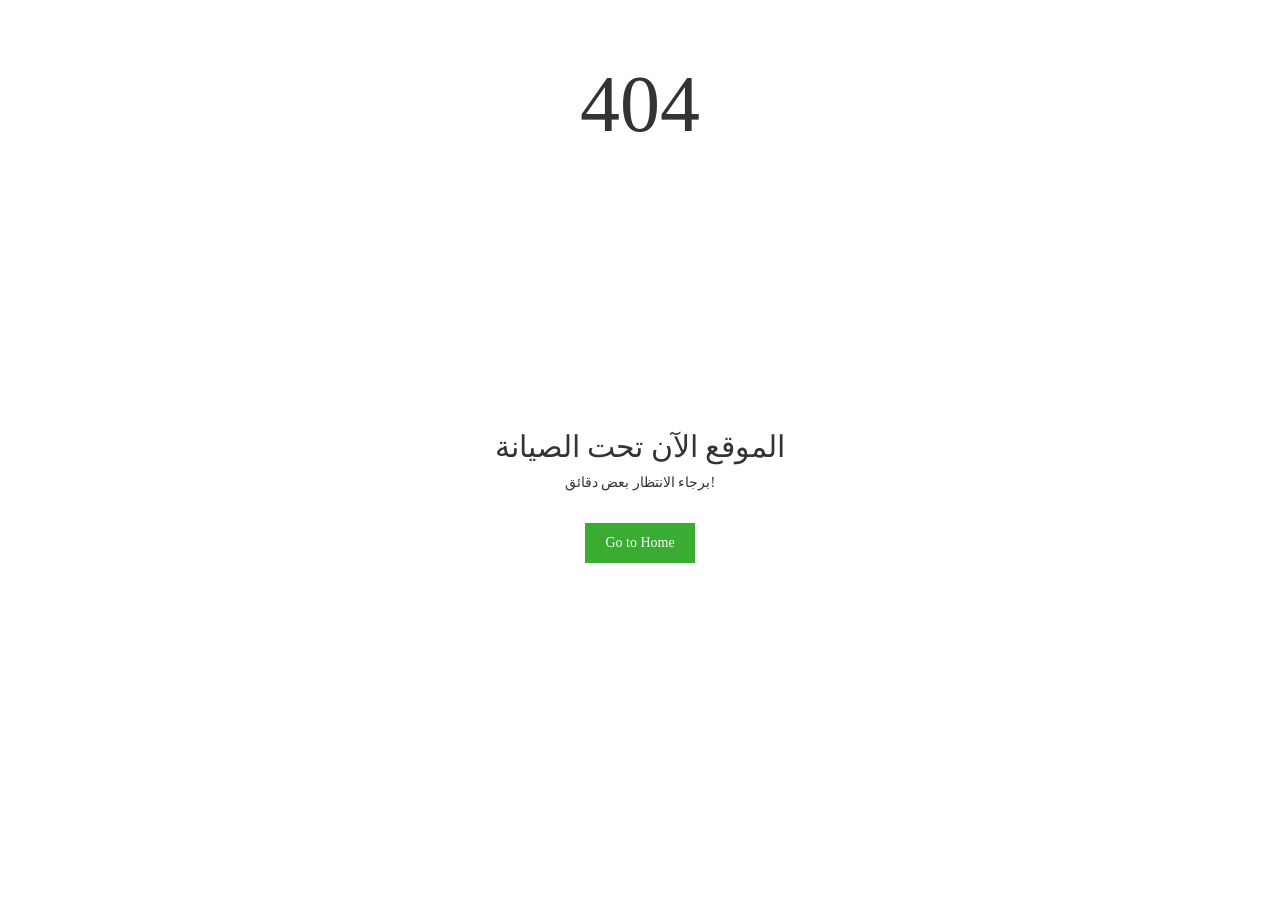
<file: maintenance.html>
<!DOCTYPE html>
<html lang="ar">
<head>
<meta charset="UTF-8">
<meta name="viewport" content="width=device-width, initial-scale=1.0">
<title>404</title>
<link rel="stylesheet" href="https://cdn.jsdelivr.net/npm/bootstrap@3.4.1/dist/css/bootstrap.min.css">
<style>
/*======================
    404 page
=======================*/

.page_404{ padding:40px 0; background:#fff; font-family: 'Arvo', serif;
}

.page_404  img{ width:100%;}

.four_zero_four_bg{
 background-image: url(https://k.top4top.io/p_3815e1fvh9.gif);
    height: 400px;
    background-position: center;
    background-repeat: no-repeat;
    background-size: contain;
 }

 @media (max-width: 768px){
   .four_zero_four_bg{
     height: 250px;
   }
 }

 .four_zero_four_bg h1{
 font-size:80px;
 }

  .four_zero_four_bg h3{
			 font-size:80px;
			 }

			 .link_404{
	color: #fff!important;
    padding: 10px 20px;
    background: #39ac31;
    margin: 20px 0;
    display: inline-block;}
	.contant_box_404{ margin-top:-50px;}
</style>
</head>
<body>

<section class="page_404">
	<div class="container">
		<div class="row">	
		<div class="col-sm-12 ">
		<div class="col-sm-10 col-sm-offset-1  text-center">
		<div class="four_zero_four_bg">
			<h1 class="text-center ">404</h1>
		</div>

		<div class="contant_box_404">
		<h3 class="h2">
		الموقع الآن تحت الصيانة
		</h3>

		<p>برجاء الانتظار بعض دقائق!</p>

		<a href="index.html" class="link_404">Go to Home</a>
	</div>
		</div>
		</div>
		</div>
	</div>
</section>

</body>
</html>
</file>
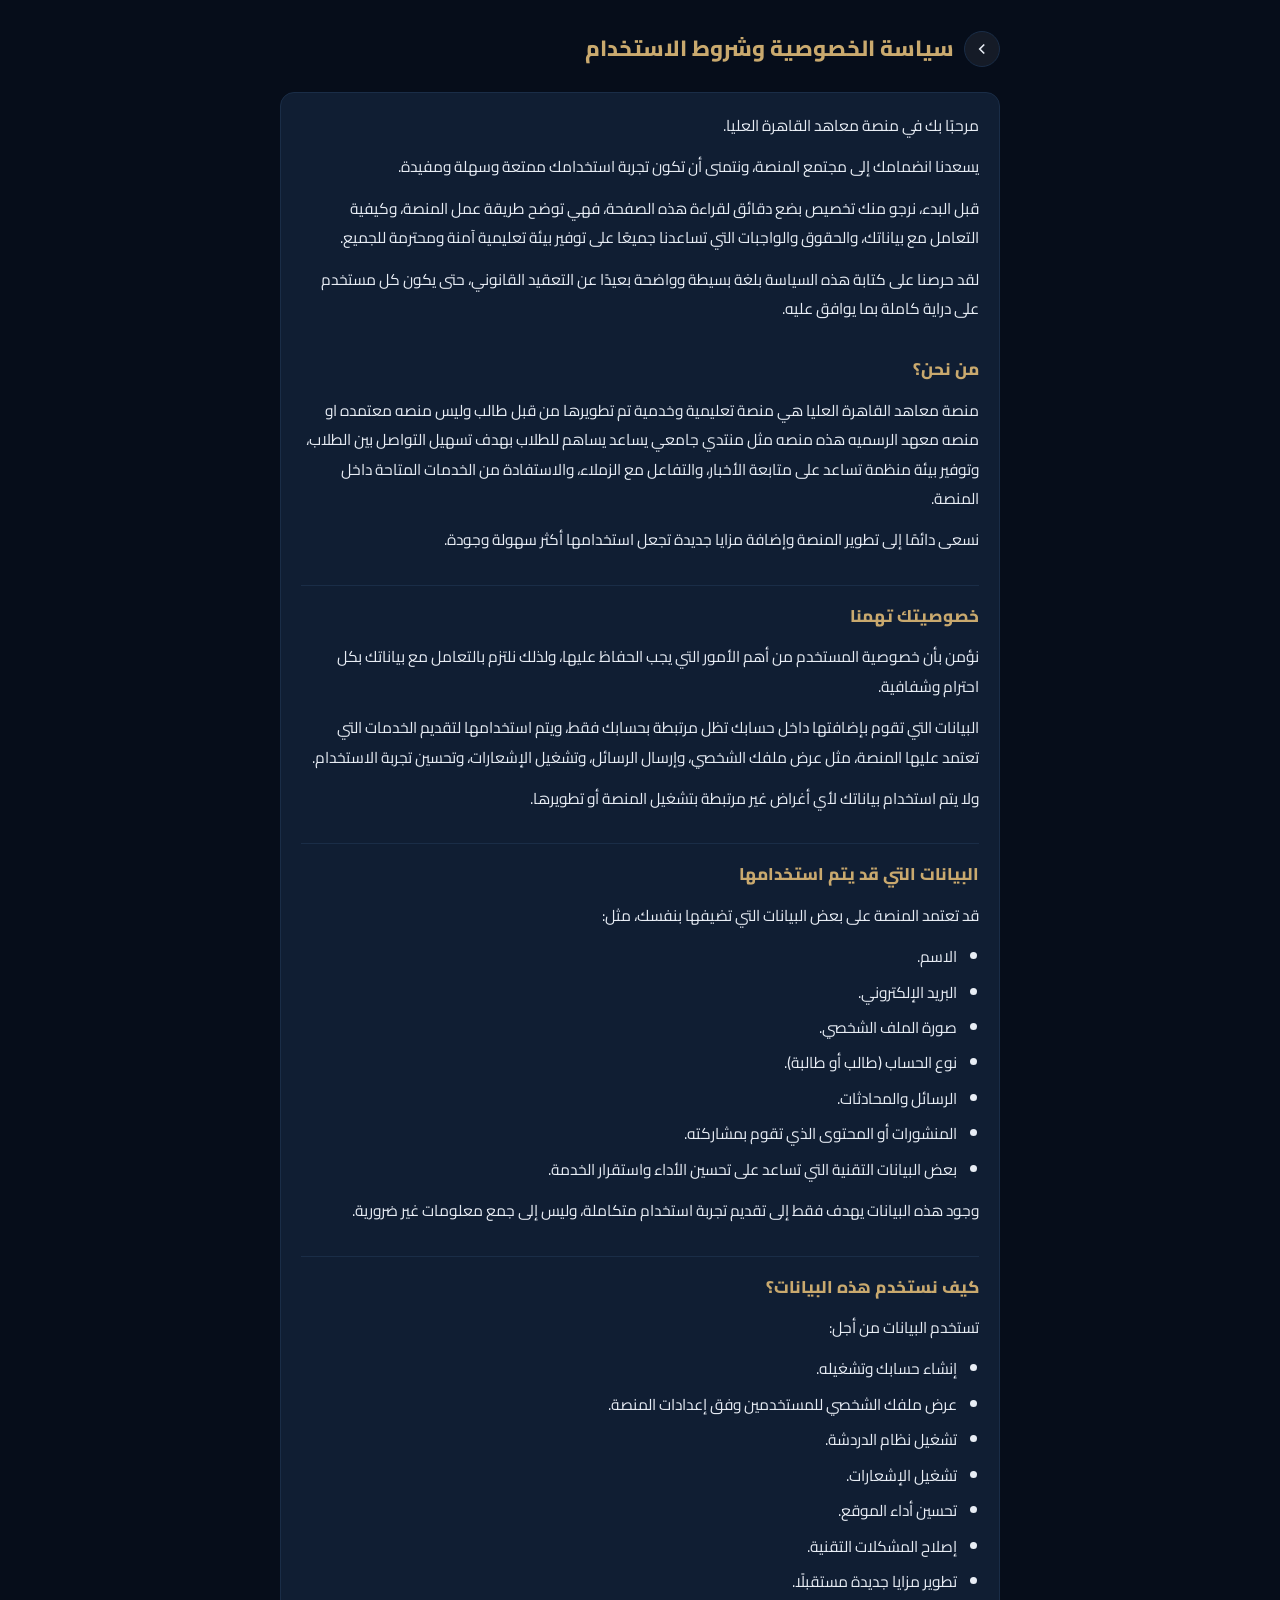
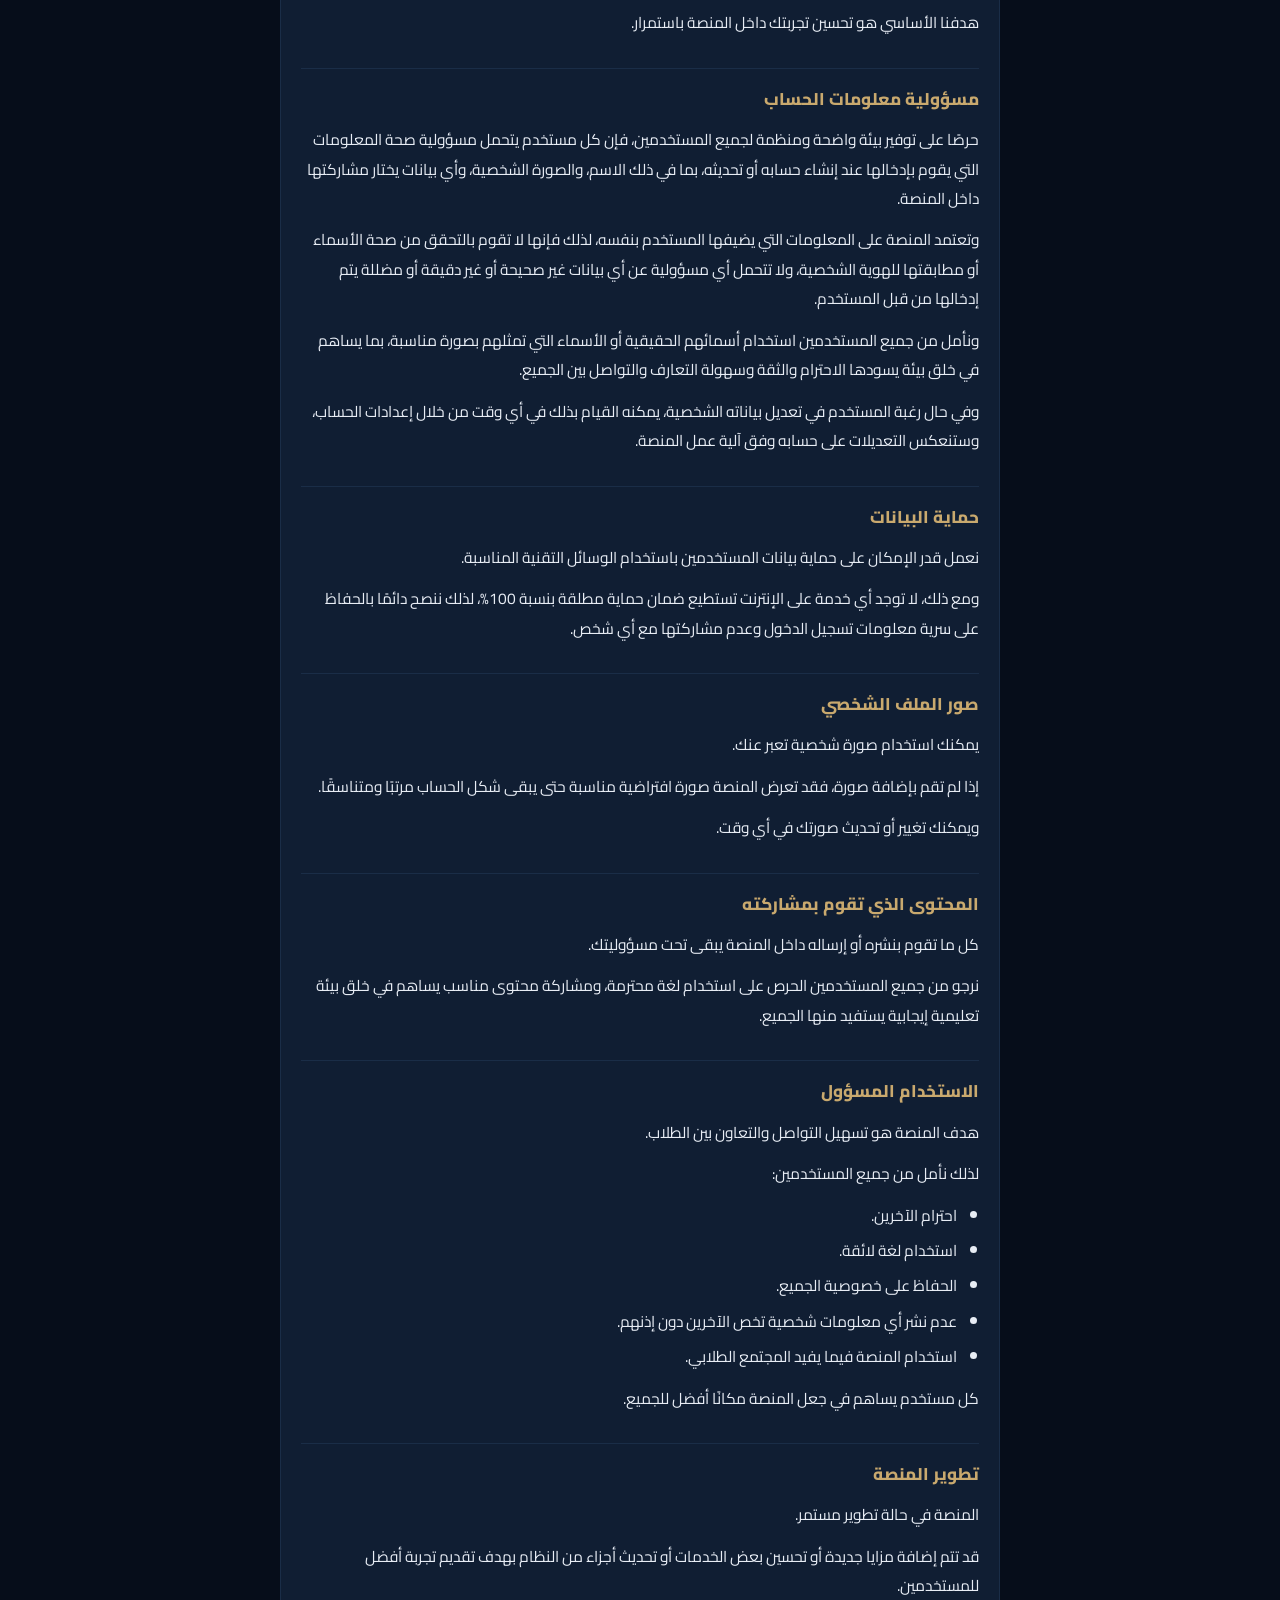
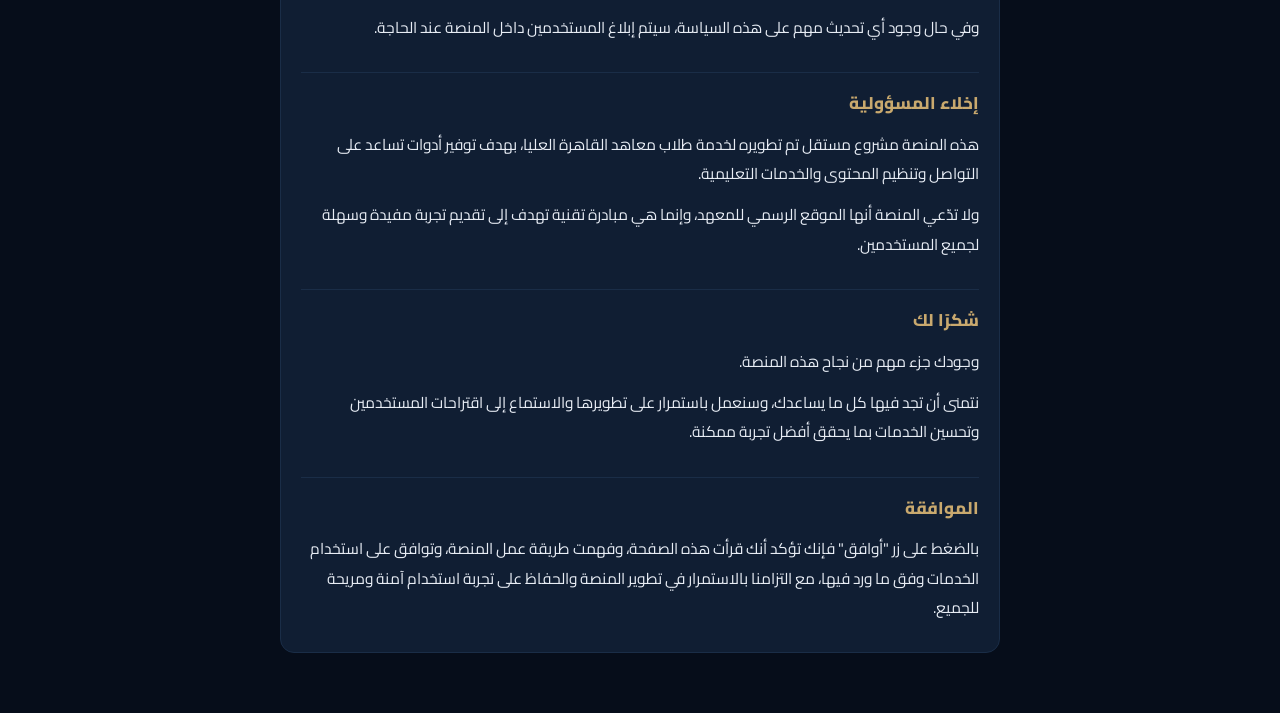
<file: terms.html>
<!DOCTYPE html>
<html lang="ar" dir="rtl">
<head>
<meta charset="UTF-8">
<meta name="viewport" content="width=device-width, initial-scale=1.0, maximum-scale=1.0, minimum-scale=1.0, user-scalable=no, viewport-fit=cover">
<title>سياسة الخصوصية وشروط الاستخدام — معاهد القاهرة العليا</title>
<link rel="preconnect" href="https://fonts.googleapis.com">
<link rel="preconnect" href="https://fonts.gstatic.com" crossorigin>
<link href="https://fonts.googleapis.com/css2?family=Cairo:wght@400;600;700;800&display=swap" rel="stylesheet">
<style>
  :root{
    --bg:      #060d1a;
    --card:    #101e33;
    --border:  #1a2d47;
    --text:    #e8edf5;
    --muted:   #8d8d94;
    --gold:    #c9a96e;
  }
  *{ box-sizing:border-box; }
  body{
    margin:0; background:var(--bg); color:var(--text);
    font-family:'Cairo', system-ui, sans-serif;
    line-height:1.9; font-size:15.5px;
    padding: 28px 18px 60px;
  }
  .wrap{ max-width:720px; margin:0 auto; }
  .top-bar{
    display:flex; align-items:center; gap:10px; margin-bottom:22px;
  }
  .back-btn{
    width:36px; height:36px; border-radius:50%; flex-shrink:0;
    background:rgba(255,255,255,.06); border:1px solid var(--border);
    display:flex; align-items:center; justify-content:center;
    color:var(--text); cursor:pointer; text-decoration:none;
  }
  h1{
    font-size:22px; font-weight:800; margin:0 0 4px;
    color:var(--gold);
  }
  .sub{ color:var(--muted); font-size:13px; margin-bottom:8px; }
  h2{
    font-size:17px; font-weight:800; color:var(--gold);
    margin: 30px 0 10px; padding-top:14px; border-top:1px solid var(--border);
  }
  h2:first-of-type{ border-top:none; padding-top:0; }
  p{ margin: 0 0 12px; color:var(--text); }
  ul{ margin:0 0 12px; padding-inline-start:22px; }
  li{ margin-bottom:6px; }
  .card{
    background:var(--card); border:1px solid var(--border);
    border-radius:14px; padding:18px 20px; margin-top:16px;
  }
</style>
</head>
<body>
<div class="wrap">

  <div class="top-bar">
    <a class="back-btn" href="javascript:history.back()" title="رجوع" onclick="if(!document.referrer){this.href='index.html';}">
      <svg width="18" height="18" viewBox="0 0 24 24" fill="none" stroke="currentColor" stroke-width="2.2"><path d="M15 6l-6 6 6 6"/></svg>
    </a>
    <div>
      <h1 style="margin:0;">سياسة الخصوصية وشروط الاستخدام</h1>
    </div>
  </div>

  <div class="card">

    <p>مرحبًا بك في منصة معاهد القاهرة العليا.</p>

    <p>يسعدنا انضمامك إلى مجتمع المنصة، ونتمنى أن تكون تجربة استخدامك ممتعة وسهلة ومفيدة.</p>

    <p>قبل البدء، نرجو منك تخصيص بضع دقائق لقراءة هذه الصفحة، فهي توضح طريقة عمل المنصة، وكيفية التعامل مع بياناتك، والحقوق والواجبات التي تساعدنا جميعًا على توفير بيئة تعليمية آمنة ومحترمة للجميع.</p>

    <p>لقد حرصنا على كتابة هذه السياسة بلغة بسيطة وواضحة بعيدًا عن التعقيد القانوني، حتى يكون كل مستخدم على دراية كاملة بما يوافق عليه.</p>

    <h2>من نحن؟</h2>
    <p>منصة معاهد القاهرة العليا هي منصة تعليمية وخدمية تم تطويرها  من قبل طالب وليس منصه معتمده او منصه معهد الرسميه هذه منصه مثل منتدي جامعي يساعد يساهم للطلاب بهدف تسهيل التواصل بين الطلاب، وتوفير بيئة منظمة تساعد على متابعة الأخبار، والتفاعل مع الزملاء، والاستفادة من الخدمات المتاحة داخل المنصة.</p>
    <p>نسعى دائمًا إلى تطوير المنصة وإضافة مزايا جديدة تجعل استخدامها أكثر سهولة وجودة.</p>

    <h2>خصوصيتك تهمنا</h2>
    <p>نؤمن بأن خصوصية المستخدم من أهم الأمور التي يجب الحفاظ عليها، ولذلك نلتزم بالتعامل مع بياناتك بكل احترام وشفافية.</p>
    <p>البيانات التي تقوم بإضافتها داخل حسابك تظل مرتبطة بحسابك فقط، ويتم استخدامها لتقديم الخدمات التي تعتمد عليها المنصة، مثل عرض ملفك الشخصي، وإرسال الرسائل، وتشغيل الإشعارات، وتحسين تجربة الاستخدام.</p>
    <p>ولا يتم استخدام بياناتك لأي أغراض غير مرتبطة بتشغيل المنصة أو تطويرها.</p>

    <h2>البيانات التي قد يتم استخدامها</h2>
    <p>قد تعتمد المنصة على بعض البيانات التي تضيفها بنفسك، مثل:</p>
    <ul>
      <li>الاسم.</li>
      <li>البريد الإلكتروني.</li>
      <li>صورة الملف الشخصي.</li>
      <li>نوع الحساب (طالب أو طالبة).</li>
      <li>الرسائل والمحادثات.</li>
      <li>المنشورات أو المحتوى الذي تقوم بمشاركته.</li>
      <li>بعض البيانات التقنية التي تساعد على تحسين الأداء واستقرار الخدمة.</li>
    </ul>
    <p>وجود هذه البيانات يهدف فقط إلى تقديم تجربة استخدام متكاملة، وليس إلى جمع معلومات غير ضرورية.</p>

    <h2>كيف نستخدم هذه البيانات؟</h2>
    <p>تستخدم البيانات من أجل:</p>
    <ul>
      <li>إنشاء حسابك وتشغيله.</li>
      <li>عرض ملفك الشخصي للمستخدمين وفق إعدادات المنصة.</li>
      <li>تشغيل نظام الدردشة.</li>
      <li>تشغيل الإشعارات.</li>
      <li>تحسين أداء الموقع.</li>
      <li>إصلاح المشكلات التقنية.</li>
      <li>تطوير مزايا جديدة مستقبلًا.</li>
    </ul>
    <p>هدفنا الأساسي هو تحسين تجربتك داخل المنصة باستمرار.</p>

    <h2>مسؤولية معلومات الحساب</h2>
    <p>حرصًا على توفير بيئة واضحة ومنظمة لجميع المستخدمين، فإن كل مستخدم يتحمل مسؤولية صحة المعلومات التي يقوم بإدخالها عند إنشاء حسابه أو تحديثه، بما في ذلك الاسم، والصورة الشخصية، وأي بيانات يختار مشاركتها داخل المنصة.</p>
    <p>وتعتمد المنصة على المعلومات التي يضيفها المستخدم بنفسه، لذلك فإنها لا تقوم بالتحقق من صحة الأسماء أو مطابقتها للهوية الشخصية، ولا تتحمل أي مسؤولية عن أي بيانات غير صحيحة أو غير دقيقة أو مضللة يتم إدخالها من قبل المستخدم.</p>
    <p>ونأمل من جميع المستخدمين استخدام أسمائهم الحقيقية أو الأسماء التي تمثلهم بصورة مناسبة، بما يساهم في خلق بيئة يسودها الاحترام والثقة وسهولة التعارف والتواصل بين الجميع.</p>
    <p>وفي حال رغبة المستخدم في تعديل بياناته الشخصية، يمكنه القيام بذلك في أي وقت من خلال إعدادات الحساب، وستنعكس التعديلات على حسابه وفق آلية عمل المنصة.</p>

    <h2>حماية البيانات</h2>
    <p>نعمل قدر الإمكان على حماية بيانات المستخدمين باستخدام الوسائل التقنية المناسبة.</p>
    <p>ومع ذلك، لا توجد أي خدمة على الإنترنت تستطيع ضمان حماية مطلقة بنسبة 100%، لذلك ننصح دائمًا بالحفاظ على سرية معلومات تسجيل الدخول وعدم مشاركتها مع أي شخص.</p>

    <h2>صور الملف الشخصي</h2>
    <p>يمكنك استخدام صورة شخصية تعبر عنك.</p>
    <p>إذا لم تقم بإضافة صورة، فقد تعرض المنصة صورة افتراضية مناسبة حتى يبقى شكل الحساب مرتبًا ومتناسقًا.</p>
    <p>ويمكنك تغيير أو تحديث صورتك في أي وقت.</p>

    <h2>المحتوى الذي تقوم بمشاركته</h2>
    <p>كل ما تقوم بنشره أو إرساله داخل المنصة يبقى تحت مسؤوليتك.</p>
    <p>نرجو من جميع المستخدمين الحرص على استخدام لغة محترمة، ومشاركة محتوى مناسب يساهم في خلق بيئة تعليمية إيجابية يستفيد منها الجميع.</p>

    <h2>الاستخدام المسؤول</h2>
    <p>هدف المنصة هو تسهيل التواصل والتعاون بين الطلاب.</p>
    <p>لذلك نأمل من جميع المستخدمين:</p>
    <ul>
      <li>احترام الآخرين.</li>
      <li>استخدام لغة لائقة.</li>
      <li>الحفاظ على خصوصية الجميع.</li>
      <li>عدم نشر أي معلومات شخصية تخص الآخرين دون إذنهم.</li>
      <li>استخدام المنصة فيما يفيد المجتمع الطلابي.</li>
    </ul>
    <p>كل مستخدم يساهم في جعل المنصة مكانًا أفضل للجميع.</p>

    <h2>تطوير المنصة</h2>
    <p>المنصة في حالة تطوير مستمر.</p>
    <p>قد تتم إضافة مزايا جديدة أو تحسين بعض الخدمات أو تحديث أجزاء من النظام بهدف تقديم تجربة أفضل للمستخدمين.</p>
    <p>وفي حال وجود أي تحديث مهم على هذه السياسة، سيتم إبلاغ المستخدمين داخل المنصة عند الحاجة.</p>

    <h2>إخلاء المسؤولية</h2>
    <p>هذه المنصة مشروع مستقل تم تطويره لخدمة طلاب معاهد القاهرة العليا، بهدف توفير أدوات تساعد على التواصل وتنظيم المحتوى والخدمات التعليمية.</p>
    <p>ولا تدّعي المنصة أنها الموقع الرسمي للمعهد، وإنما هي مبادرة تقنية تهدف إلى تقديم تجربة مفيدة وسهلة لجميع المستخدمين.</p>

    <h2>شكرًا لك</h2>
    <p>وجودك جزء مهم من نجاح هذه المنصة.</p>
    <p>نتمنى أن تجد فيها كل ما يساعدك، وسنعمل باستمرار على تطويرها والاستماع إلى اقتراحات المستخدمين وتحسين الخدمات بما يحقق أفضل تجربة ممكنة.</p>

    <h2>الموافقة</h2>
    <p>بالضغط على زر "أوافق" فإنك تؤكد أنك قرأت هذه الصفحة، وفهمت طريقة عمل المنصة، وتوافق على استخدام الخدمات وفق ما ورد فيها، مع التزامنا بالاستمرار في تطوير المنصة والحفاظ على تجربة استخدام آمنة ومريحة للجميع.</p>

  </div>
</div>
</body>
</html>
</file>
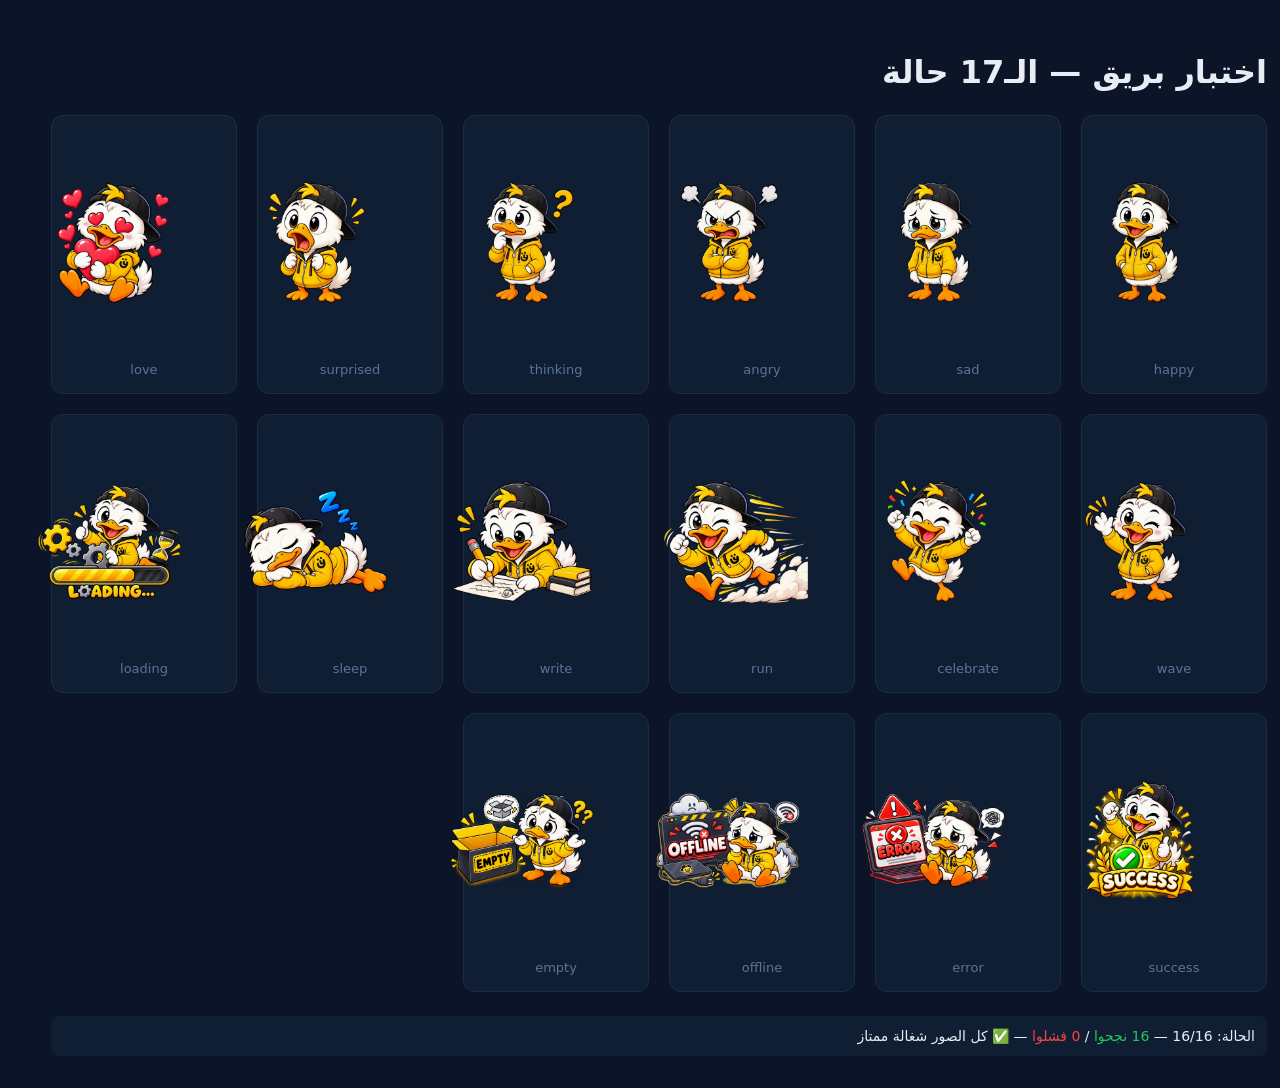
<file: test-mascot.html>
<!DOCTYPE html>
<html lang="ar" dir="rtl">
<head>
<meta charset="UTF-8">
<title>اختبار بريق — كل الصور (17)</title>
<link rel="stylesheet" href="css/mascot.css">
<style>
  body { background:#0c1528; color:#e8edf5; font-family: system-ui, sans-serif; padding:24px; }
  h1 { margin-bottom: 24px; }
  .grid { display:grid; grid-template-columns: repeat(auto-fill, minmax(180px,1fr)); gap:20px; }
  .cell { background:#101e33; border:1px solid #1a2d47; border-radius:12px; padding:16px; text-align:center; }
  .cell span { display:block; margin-top:10px; font-size:13px; color:#5a7499; }
  .status { margin-top:24px; padding:12px; background:#101e33; border-radius:8px; font-size:14px; }
  .ok { color:#22c55e; } .bad { color:#ef4444; }
</style>
</head>
<body>
  <h1>اختبار بريق — الـ17 حالة</h1>
  <div class="grid" id="grid"></div>
  <div class="status" id="status">جاري الفحص...</div>

  <script src="js/mascot.js"></script>
  <script src="js/mascot-assets-registration.js"></script>
  <script>
    var keys = ["happy","sad","angry","thinking","surprised","love",
                "wave","celebrate","run","write","sleep",
                "loading","success","error","offline","empty"];
    var grid = document.getElementById("grid");
    var loaded = 0, failed = 0, total = keys.length;

    keys.forEach(function (key) {
      var cell = document.createElement("div");
      cell.className = "cell";
      var slot = document.createElement("div");
      cell.appendChild(slot);
      var label = document.createElement("span");
      label.textContent = key;
      cell.appendChild(label);
      grid.appendChild(cell);

      window.Mascot.show({ mood: key, size: "lg", container: slot, decorative: true });

      // فحص فعلي دقيق: بيستنى الصورة تخلص تحميل فعليًا (load/error)
      // بدل توقيت ثابت، عشان يشتغل صح حتى مع نت بطيء
      var settled = false;
      function settle(ok) {
        if (settled) return;
        settled = true;
        if (ok) { loaded++; }
        else { failed++; label.innerHTML += ' <span class="bad">✗ فشل تحميل</span>'; }
        updateStatus();
      }
      function waitForImg(attemptsLeft) {
        var img = slot.querySelector(".mascot__img");
        if (img) {
          if (img.complete) {
            settle(img.naturalWidth > 0);
          } else {
            img.addEventListener("load", function () { settle(true); });
            img.addEventListener("error", function () { settle(false); });
          }
        } else if (attemptsLeft > 0) {
          // العنصر لسه ماتحطش في الـ DOM (Renderer بينشئه async) — نجرب تاني بعد شوية
          setTimeout(function () { waitForImg(attemptsLeft - 1); }, 150);
        } else {
          settle(false); // مفيش .mascot__img خالص بعد كل المحاولات → placeholder فعلي
        }
      }
      waitForImg(20); // يعطي حتى 3 ثواني قبل ما يعتبرها فشل حقيقي
    });

    function updateStatus() {
      var done = loaded + failed;
      var el = document.getElementById("status");
      el.innerHTML = "الحالة: " + done + "/" + total + " — " +
        "<span class='ok'>" + loaded + " نجحوا</span> / " +
        "<span class='bad'>" + failed + " فشلوا</span>" +
        (done === total ? (failed === 0 ? " — ✅ كل الصور شغالة ممتاز" : " — ⚠️ فيه صور ناقصة") : "");
    }
  </script>
</body>
</html>
</file>
<file: css/mascot.css>
/* ============================================================================
   Mascot System v2 — الأنماط
   أسماء الكلاسات هنا مطابقة تمامًا لما يولّده AnimationManager في mascot.js
   ملف مستقل بالكامل، لا يتداخل مع أي كلاس موجود في style.css
   ========================================================================= */

.mascot {
  display: inline-flex;
  align-items: center;
  justify-content: center;
  flex-shrink: 0;
  line-height: 0;
}

/* أحجام */
.mascot--sm { width: 100px; height: 100px; }
.mascot--md { width: 150px; height: 150px; }
.mascot--lg { width: 220px; height: 220px; }
.mascot--xl { width: 300px; height: 300px; }

.mascot__inner {
  width: 100%;
  height: 100%;
  border-radius: 50%;
  display: flex;
  align-items: center;
  justify-content: center;
  position: relative;
  overflow: hidden;
  /* حشو موحّد — نفس الصندوق بالظبط هياخده الـ Placeholder والصورة
     الحقيقية لما تتسجل، عشان مفيش أي قفشة/تغيير حجم مرئي وقت الاستبدال */
  padding: 12%;
  box-sizing: border-box;
  transition: background-color .25s ease, border-color .25s ease, transform .18s ease;
}

/* ---------------------------------------------------------------------
   Placeholder (لحد ما تتسجل أصول حقيقية عبر Mascot.registerAsset)
   دائرة بلون الحالة + أيقونة SVG مضمّنة، ثابتة على كل الأجهزة
   --------------------------------------------------------------------- */
.mascot__inner--placeholder {
  background-color: color-mix(in srgb, var(--mascot-color, #c9a96e) 16%, transparent);
  border: 2px solid var(--mascot-color, #c9a96e);
  color: var(--mascot-color, #c9a96e);
}

/* نفس القاعدة بالحرف الواحد لكل من الأيقونة المؤقتة والصورة النهائية
   (width/height/display) — الفرق الوحيد بينهم هو المحتوى نفسه، مش
   الصندوق اللي بيتحط فيه */
.mascot__icon,
.mascot__img {
  width: 100%;
  height: 100%;
  display: block;
}

/* ---------------------------------------------------------------------
   وضع الصورة الحقيقية — يتفعّل تلقائيًا فور تسجيل أصل، بدون أي تعديل
   في هذا الملف أو في التطبيق
   --------------------------------------------------------------------- */
.mascot__inner--image {
  background: transparent;
  border: none;
}
.mascot__img {
  object-fit: contain; /* width/height/display موحّدين فوق مع .mascot__icon */
}

/* ---------------------------------------------------------------------
   حركات AnimationManager — نفس الكلاسات تفضل شغالة بعد استبدال
   الـ Placeholder بصور حقيقية، لأنها بتتحط على mascot__inner مش على
   نوع المحتوى جواه
   --------------------------------------------------------------------- */
.mascot-anim-spin .mascot__icon,
.mascot-anim-spin.mascot__inner--image .mascot__img {
  animation: mascot-spin 1s linear infinite;
  transform-origin: 50% 50%;
}

.mascot-anim-pop {
  animation: mascot-pop .35s ease;
}

.mascot-anim-shake {
  animation: mascot-shake .4s ease;
}

.mascot-anim-wiggle .mascot__icon,
.mascot-anim-wiggle.mascot__inner--image .mascot__img {
  animation: mascot-wiggle .9s ease-in-out infinite;
  transform-origin: 70% 90%;
}

.mascot-anim-run .mascot__icon,
.mascot-anim-run.mascot__inner--image .mascot__img {
  animation: mascot-run .5s ease-in-out infinite;
}

@keyframes mascot-spin {
  to { transform: rotate(360deg); }
}

@keyframes mascot-pop {
  0%   { transform: scale(.55); opacity: 0; }
  70%  { transform: scale(1.08); opacity: 1; }
  100% { transform: scale(1); }
}

@keyframes mascot-shake {
  0%, 100% { transform: translateX(0); }
  20%      { transform: translateX(-4px); }
  40%      { transform: translateX(4px); }
  60%      { transform: translateX(-3px); }
  80%      { transform: translateX(3px); }
}

@keyframes mascot-wiggle {
  0%, 100% { transform: rotate(0deg); }
  25%      { transform: rotate(-14deg); }
  75%      { transform: rotate(14deg); }
}

@keyframes mascot-run {
  0%, 100% { transform: translateY(0); }
  50%      { transform: translateY(-10%); }
}

/* إلغاء كل الحركات لمن يفضّل تقليل الحركة على جهازه */
@media (prefers-reduced-motion: reduce) {
  .mascot__inner,
  .mascot__icon,
  .mascot__img {
    animation: none !important;
    transition: none !important;
  }
}
</file>
